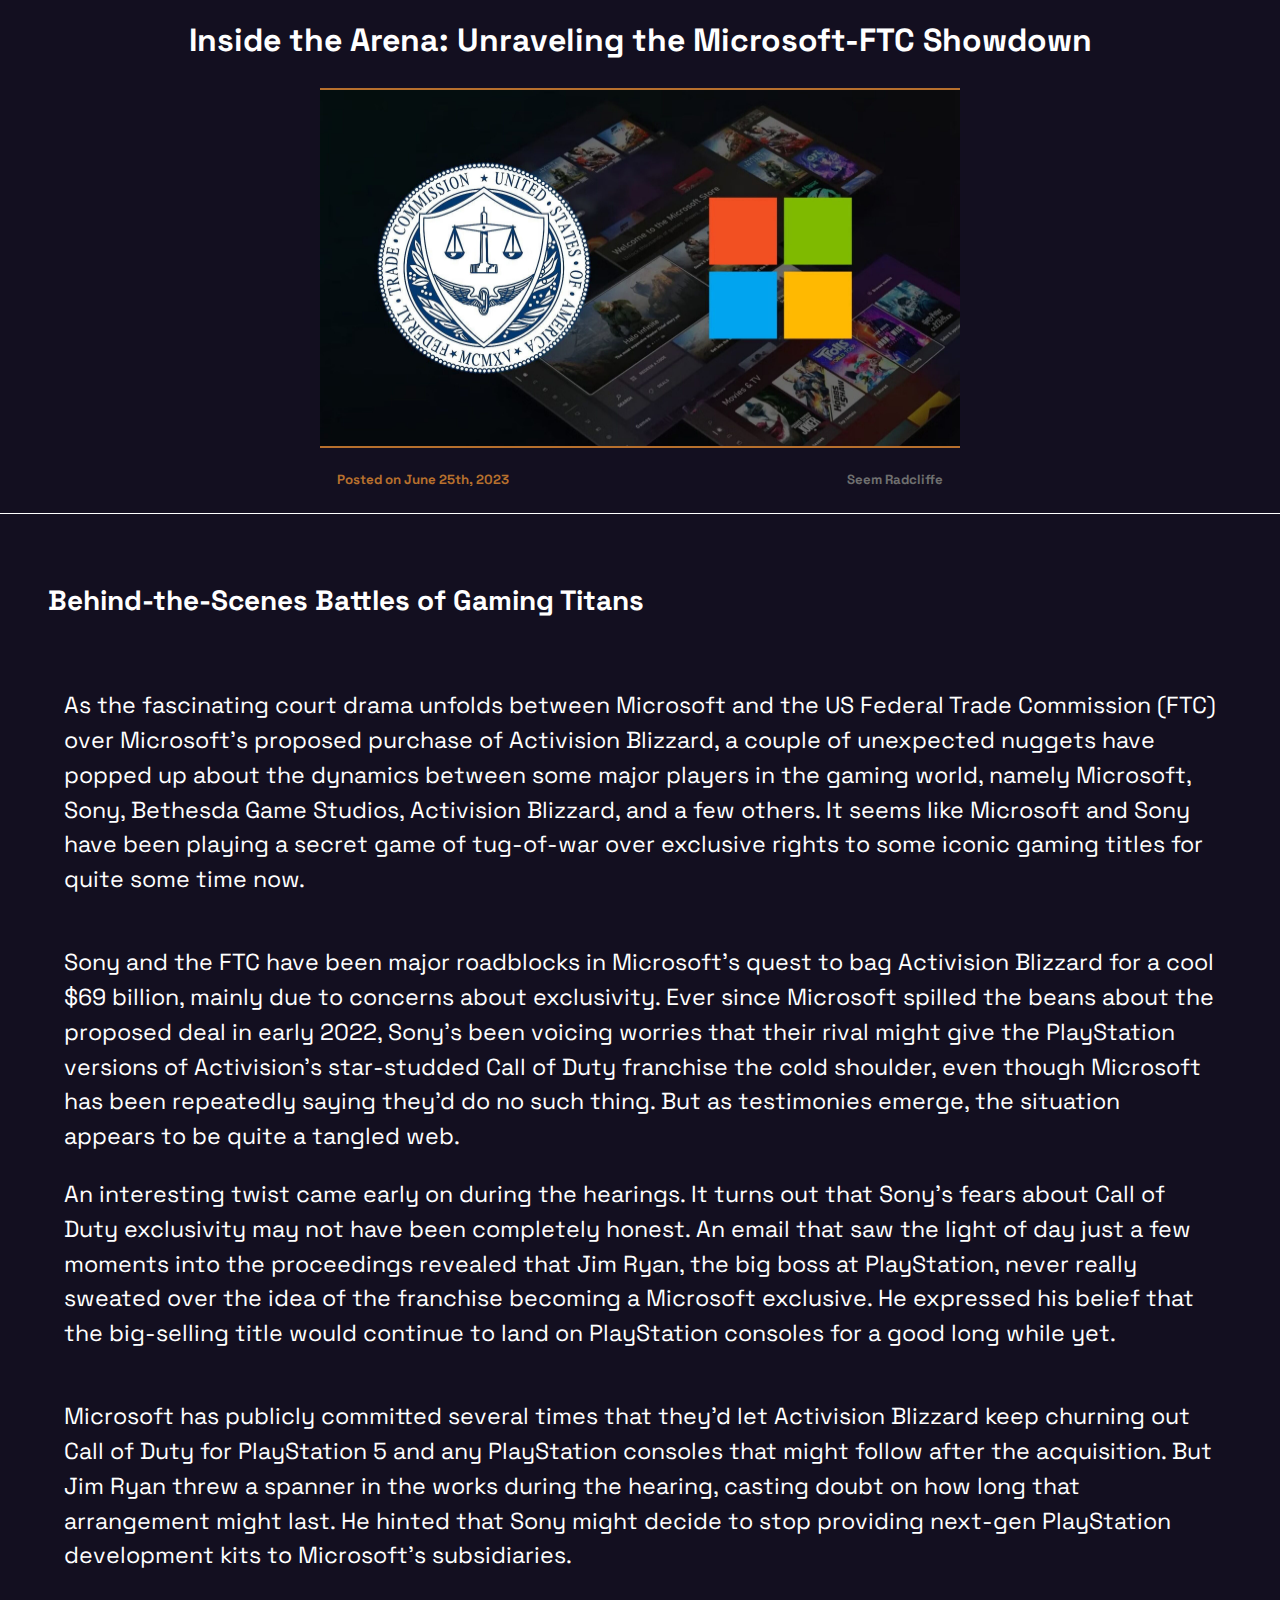
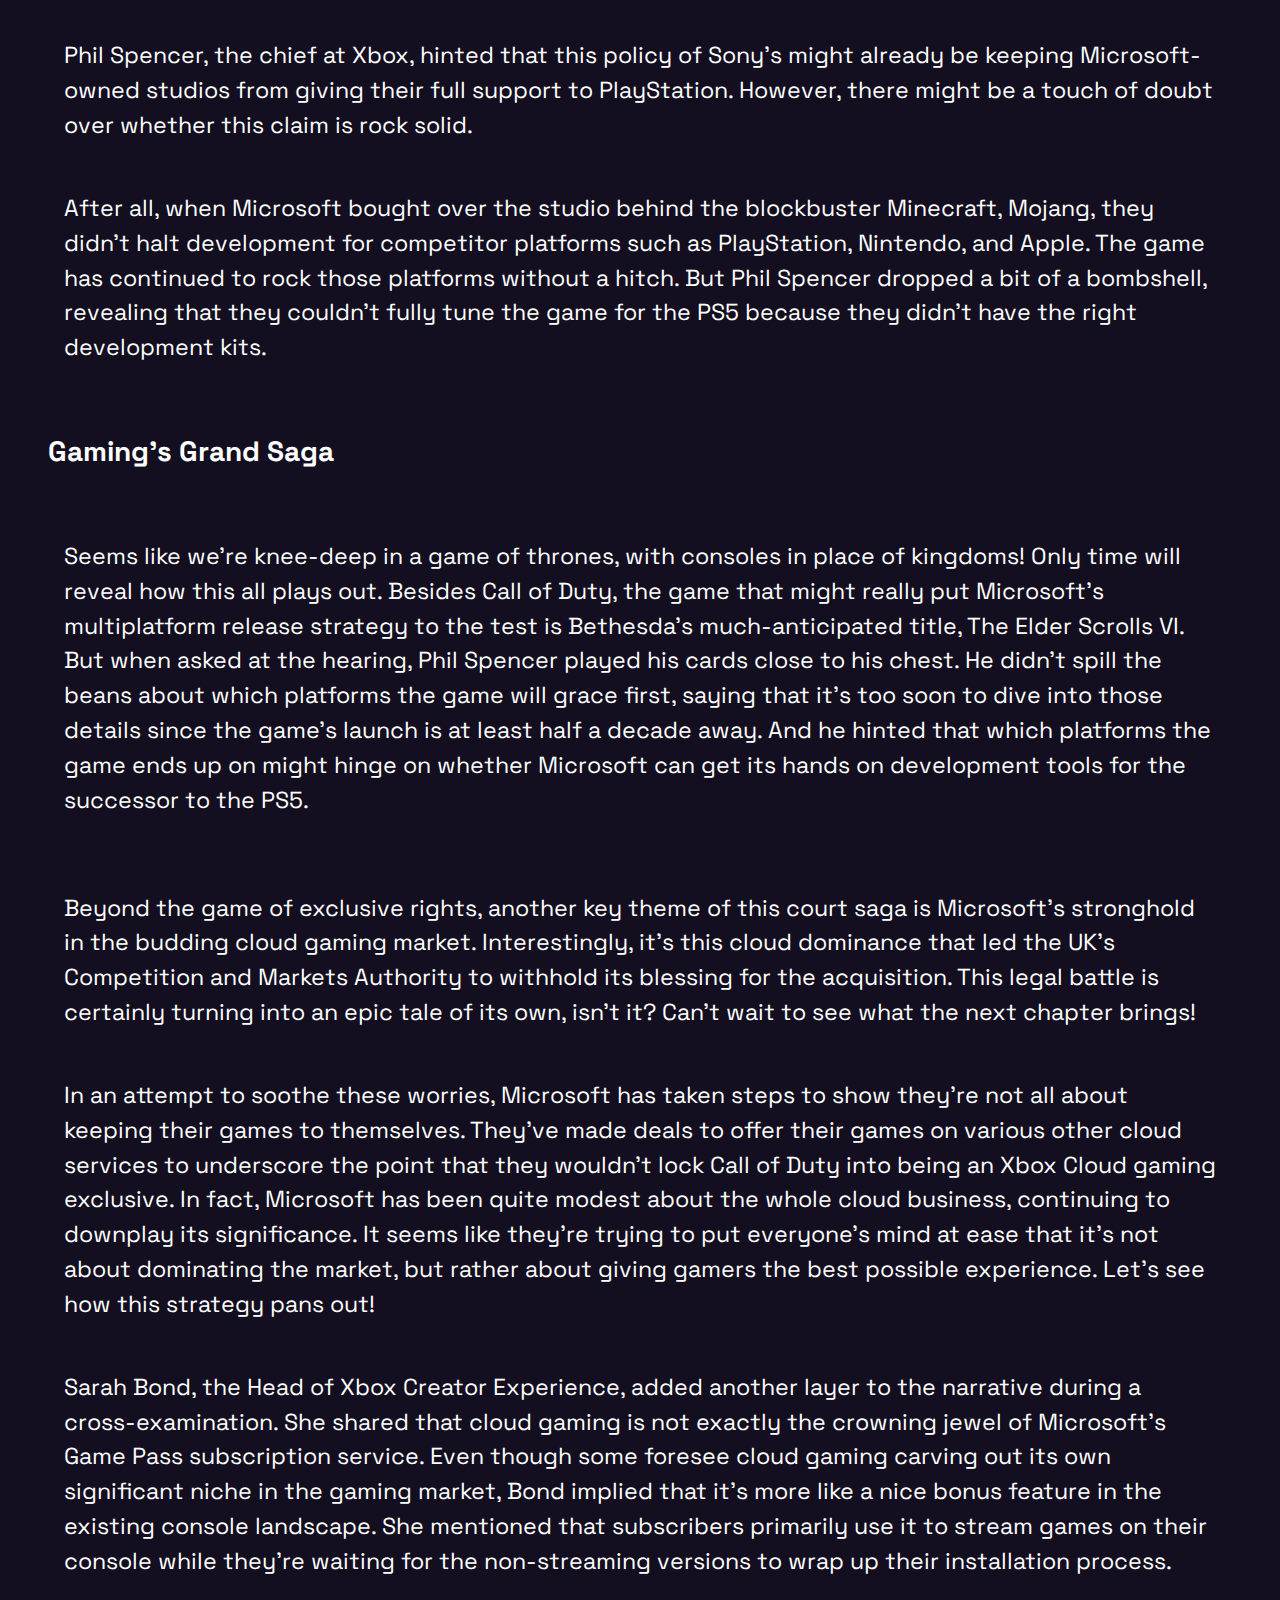
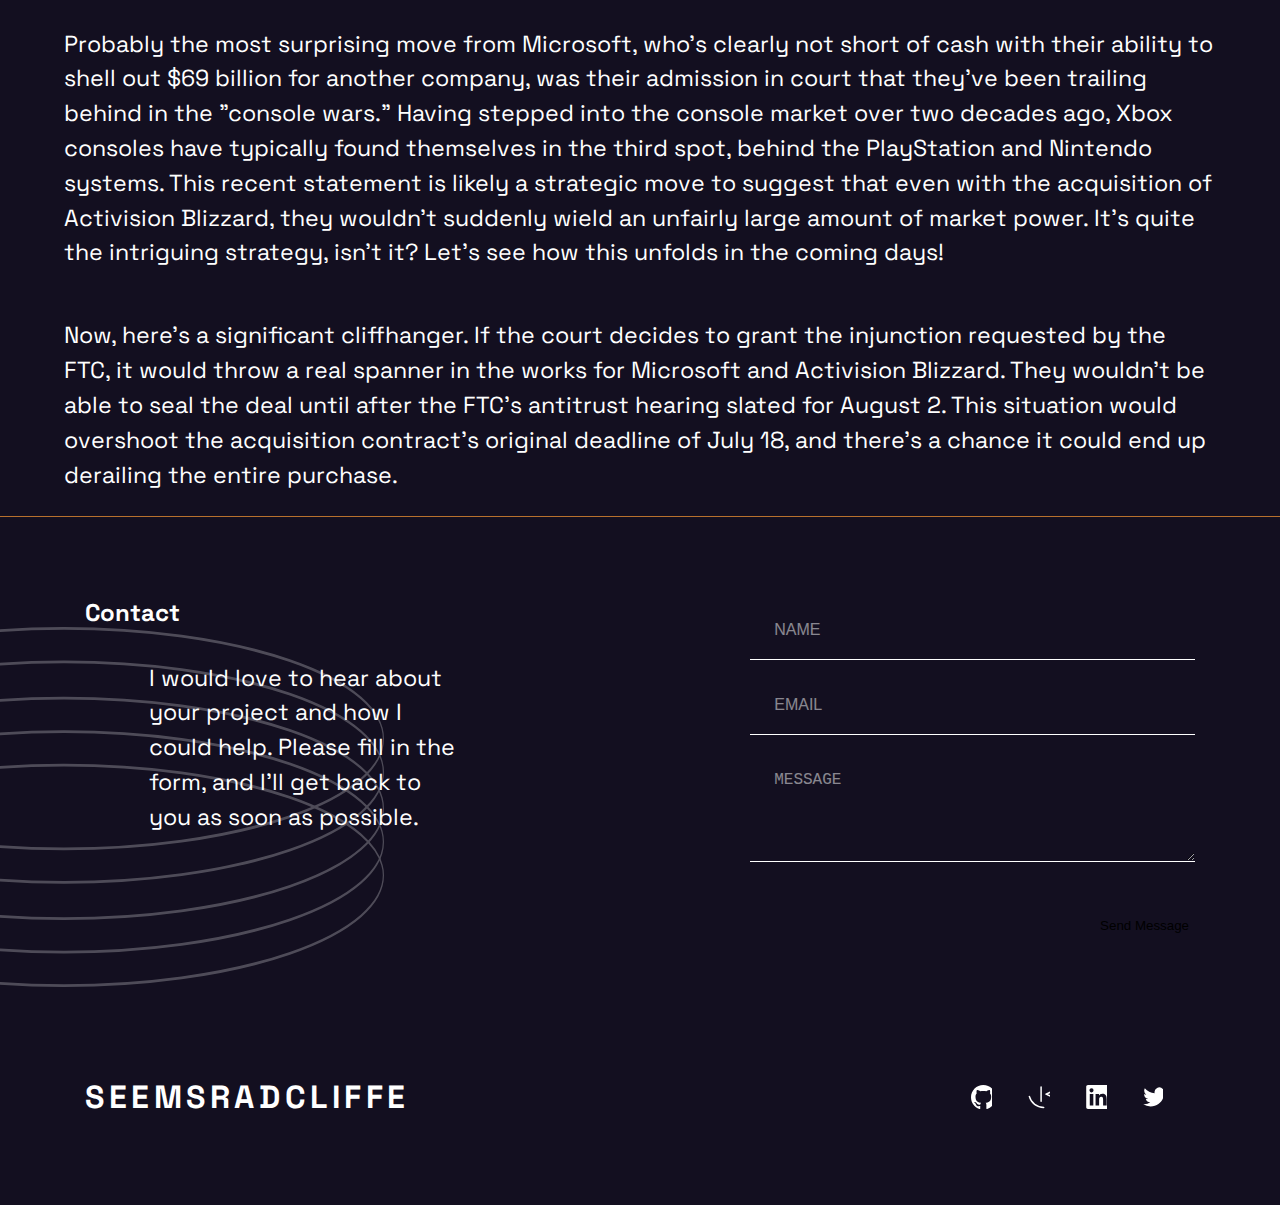
<file: src/blogpost.html>
<!DOCTYPE html>
<html lang="en">
<head>
  <meta charset="UTF-8">
  <meta http-equiv="X-UA-Compatible" content="IE=edge">
  <meta name="viewport" content="width=device-width, initial-scale=1.0">
  <link rel="stylesheet" href="/src/css/style.css">
  <link rel="stylesheet" href="/src/css/blogpost.css">
  <link href="https://fonts.googleapis.com/css2?family=Space+Grotesk:wght@500;700&display=swap" rel="stylesheet">

  <title></title>
</head>
<body>
  <h3 class="Post-title">Inside the Arena: Unraveling the Microsoft-FTC Showdown</h3>
  <img class="Post-image" src="/src/assets/images/blog_imgs/bgtest.jpeg" alt="">
  <div class="flex">
    <h5 class="Post-posted golden-date">Posted on June 25th, 2023</h5>
    <h5>Seem Radcliffe</h5>
  </div>
  <h6>Behind-the-Scenes Battles of Gaming Titans</h6>
  <p class="Post-paragraph">As the fascinating court drama unfolds between Microsoft and the US Federal Trade Commission (FTC) over Microsoft's proposed purchase of Activision Blizzard, a couple of unexpected nuggets have popped up about the dynamics between some major players in the gaming world, namely Microsoft, Sony, Bethesda Game Studios, Activision Blizzard, and a few others. It seems like Microsoft and Sony have been playing a secret game of tug-of-war over exclusive rights to some iconic gaming titles for quite some time now.

  </p>
  <br>
  <p class="Post-paragraph">Sony and the FTC have been major roadblocks in Microsoft's quest to bag Activision Blizzard for a cool $69 billion, mainly due to concerns about exclusivity. Ever since Microsoft spilled the beans about the proposed deal in early 2022, Sony's been voicing worries that their rival might give the PlayStation versions of Activision's star-studded Call of Duty franchise the cold shoulder, even though Microsoft has been repeatedly saying they'd do no such thing. But as testimonies emerge, the situation appears to be quite a tangled web.</p>
  <p class="Post-paragraph">
    An interesting twist came early on during the hearings. It turns out that Sony's fears about Call of Duty exclusivity may not have been completely honest. An email that saw the light of day just a few moments into the proceedings revealed that Jim Ryan, the big boss at PlayStation, never really sweated over the idea of the franchise becoming a Microsoft exclusive. He expressed his belief that the big-selling title would continue to land on PlayStation consoles for a good long while yet.
    
  </p>
  <br>
  <p class="Post-paragraph">Microsoft has publicly committed several times that they'd let Activision Blizzard keep churning out Call of Duty for PlayStation 5 and any PlayStation consoles that might follow after the acquisition. But Jim Ryan threw a spanner in the works during the hearing, casting doubt on how long that arrangement might last. He hinted that Sony might decide to stop providing next-gen PlayStation development kits to Microsoft's subsidiaries.</p>

  <h6></h6>

  
  <p class="Post-paragraph">Phil Spencer, the chief at Xbox, hinted that this policy of Sony's might already be keeping Microsoft-owned studios from giving their full support to PlayStation. However, there might be a touch of doubt over whether this claim is rock solid.</p>
  <br>
  <p class="Post-paragraph">After all, when Microsoft bought over the studio behind the blockbuster Minecraft, Mojang, they didn't halt development for competitor platforms such as PlayStation, Nintendo, and Apple. The game has continued to rock those platforms without a hitch. But Phil Spencer dropped a bit of a bombshell, revealing that they couldn't fully tune the game for the PS5 because they didn't have the right development kits.</p>
  <h6>Gaming's Grand Saga</h6>
  <p class="border Post-paragraph">Seems like we're knee-deep in a game of thrones, with consoles in place of kingdoms! Only time will reveal how this all plays out. Besides Call of Duty, the game that might really put Microsoft's multiplatform release strategy to the test is Bethesda's much-anticipated title, The Elder Scrolls VI. But when asked at the hearing, Phil Spencer played his cards close to his chest. He didn't spill the beans about which platforms the game will grace first, saying that it's too soon to dive into those details since the game's launch is at least half a decade away. And he hinted that which platforms the game ends up on might hinge on whether Microsoft can get its hands on development tools for the successor to the PS5.</p>
  
  <p class="Post-paragraph">Beyond the game of exclusive rights, another key theme of this court saga is Microsoft's stronghold in the budding cloud gaming market. Interestingly, it's this cloud dominance that led the UK's Competition and Markets Authority to withhold its blessing for the acquisition. This legal battle is certainly turning into an epic tale of its own, isn't it? Can't wait to see what the next chapter brings!</p>
  <br>
  <p class="Post-paragraph"> In an attempt to soothe these worries, Microsoft has taken steps to show they're not all about keeping their games to themselves. They've made deals to offer their games on various other cloud services to underscore the point that they wouldn't lock Call of Duty into being an Xbox Cloud gaming exclusive. In fact, Microsoft has been quite modest about the whole cloud business, continuing to downplay its significance. It seems like they're trying to put everyone's mind at ease that it's not about dominating the market, but rather about giving gamers the best possible experience. Let's see how this strategy pans out!</p>
  <br>
  <p class="Post-paragraph">Sarah Bond, the Head of Xbox Creator Experience, added another layer to the narrative during a cross-examination. She shared that cloud gaming is not exactly the crowning jewel of Microsoft's Game Pass subscription service. Even though some foresee cloud gaming carving out its own significant niche in the gaming market, Bond implied that it's more like a nice bonus feature in the existing console landscape. She mentioned that subscribers primarily use it to stream games on their console while they're waiting for the non-streaming versions to wrap up their installation process.</p>
  <br>
  <p class="Post-paragraph">Probably the most surprising move from Microsoft, who's clearly not short of cash with their ability to shell out $69 billion for another company, was their admission in court that they've been trailing behind in the "console wars." Having stepped into the console market over two decades ago, Xbox consoles have typically found themselves in the third spot, behind the PlayStation and Nintendo systems. This recent statement is likely a strategic move to suggest that even with the acquisition of Activision Blizzard, they wouldn't suddenly wield an unfairly large amount of market power. It's quite the intriguing strategy, isn't it? Let's see how this unfolds in the coming days!</p>
  <br>
  <p class="Post-paragraph">Now, here's a significant cliffhanger. If the court decides to grant the injunction requested by the FTC, it would throw a real spanner in the works for Microsoft and Activision Blizzard. They wouldn't be able to seal the deal until after the FTC's antitrust hearing slated for August 2. This situation would overshoot the acquisition contract's original deadline of July 18, and there's a chance it could end up derailing the entire purchase.</p>

  <section id="contact" class="contact bg-less-dark">
    <div class="wrapper contact__wrapper bottom-border">
      <div class="contact__text">
        <h2 class="contact__headline header-xl">Contact</h2>
        <p class="contact__description">
          I would love to hear about your project and how I could help.
          Please fill in the form, and I'll get back to you as soon as
          possible.
        </p>
      </div>
      <form action="" class="contact__form">
        <div class="contact__control">
          <label for="name" class="visually-hidden">Name</label>
          <input
            type="text"
            id="name"
            name="name"
            placeholder="Name"
            required
          />
          <img
            src="../src/assets/images/icon_invalid.svg"
            alt=""
            class="contact__invalid-icon"
            width="24"
            height="24"
          />
        </div>
        <div class="contact__control">
          <label for="email" class="visually-hidden">Email</label>
          <input
            type="email"
            id="email"
            name="email"
            placeholder="Email"
            required
          />
          <img
            src="../src/assets/images/icon_invalid.svg"
            alt=""
            class="contact__invalid-icon"
            width="24"
            height="24"
          />
        </div>
        <div class="contact__control">
          <label for="message" class="visually-hidden">Message</label>
          <textarea
            name="message"
            id="message"
            cols="30"
            rows="3"
            placeholder="Message"
            required
          ></textarea>
          <img
            src="../src/assets/images/icon_invalid.svg"
            alt=""
            class="contact__invalid-icon"
            width="24"
            height="24"
          />
        </div>
        <div class="contact__control align-right">
          <button type="submit">Send Message</button>
        </div>
      </form>
    </div>
    <img
      class="contact__rings"
      src="../src/assets/images/pattern_rings.svg"
      alt=""
      width="530"
      height="129"
    />
  </section>
</main>

<footer class="footer bg-less-dark">
  <h2 class="visually-hidden">Footer</h2>
  <div class="wrapper">
    <nav class="header__nav">
      <h2 class="visually-hidden">Navigation</h2>
      <a href="/src/index.html" class="header__home">
        seemsradcliffe
        <span class="visually-hidden">(to home page)</span>
      </a>
      <a href="" class="header__social">
        <svg
          xmlns="http://www.w3.org/2000/svg"
          width="25"
          height="24"
          aria-labelledby="socialGitHub"
          role="img"
        >
          <title id="socialGitHub">GitHub</title>
          <path
            fill="#FFF"
            fill-rule="evenodd"
            d="M12.304 0C5.506 0 0 5.506 0 12.304c0 5.444 3.522 10.042 8.413 11.672.615.108.845-.261.845-.584 0-.292-.015-1.261-.015-2.291-3.091.569-3.891-.754-4.137-1.446-.138-.354-.738-1.446-1.261-1.738-.43-.23-1.046-.8-.016-.815.97-.015 1.661.892 1.892 1.261 1.107 1.86 2.876 1.338 3.584 1.015.107-.8.43-1.338.784-1.646-2.738-.307-5.598-1.368-5.598-6.074 0-1.338.477-2.446 1.26-3.307-.122-.308-.553-1.569.124-3.26 0 0 1.03-.323 3.383 1.26.985-.276 2.03-.415 3.076-.415 1.046 0 2.092.139 3.076.416 2.353-1.6 3.384-1.261 3.384-1.261.676 1.691.246 2.952.123 3.26.784.861 1.26 1.953 1.26 3.307 0 4.721-2.875 5.767-5.613 6.074.446.385.83 1.123.83 2.277 0 1.645-.015 2.968-.015 3.383 0 .323.231.708.846.584a12.324 12.324 0 0 0 8.382-11.672C24.607 5.506 19.101 0 12.304 0Z"
          />
        </svg>
      </a>
      <a href="" class="header__social">
        <svg
          xmlns="http://www.w3.org/2000/svg"
          width="26"
          height="23"
          aria-labelledby="socialFrontendMentor"
          role="img"
        >
          <title id="socialFrontendMentor">Frontend Mentor</title>
          <path
            fill="#FFF"
            d="M13.084.23a.751.751 0 0 0-.736.75v14.267a.75.75 0 1 0 1.5 0V.98a.75.75 0 0 0-.763-.75ZM24.44 4.504a.752.752 0 0 0-.284.064l-6.44 2.875a.752.752 0 0 0 0 1.37l6.44 2.884a.75.75 0 0 0 .612-1.369L19.861 8.13l4.907-2.191a.753.753 0 0 0 .38-.99.752.752 0 0 0-.708-.444ZM1.371 9.663a.752.752 0 0 0-.74.938C2.41 17.447 8.603 22.23 15.685 22.23a.75.75 0 1 0 0-1.501A14.053 14.053 0 0 1 2.083 10.225a.75.75 0 0 0-.712-.561v-.001Z"
          />
        </svg>
      </a>
      <a href="" class="header__social">
        <svg
          xmlns="http://www.w3.org/2000/svg"
          width="25"
          height="24"
          aria-labelledby="socialLinkedIn"
          role="img"
        >
          <title id="socialLinkedIn">LinkedIn</title>
          <path
            fill="#FFF"
            fill-rule="evenodd"
            d="M5.551 3.304c-1.14 0-2.067.926-2.067 2.064 0 1.14.928 2.066 2.067 2.066a2.066 2.066 0 0 0 0-4.13ZM3.767 8.998v11.453h3.562L7.33 8.998H3.767Zm5.798 0V20.45l3.554.002.002-5.668c0-1.454.253-2.941 2.132-2.941 1.851 0 1.851 1.755 1.851 3.036v5.571l3.559-.001v-6.28c0-2.834-.517-5.457-4.27-5.457-1.763 0-2.916.997-3.368 1.85h-.05V8.997h-3.41ZM22.435 24H1.982c-.976 0-1.77-.777-1.77-1.732V1.731C.212.776 1.006 0 1.982 0h20.453c.98 0 1.777.776 1.777 1.73v20.538c0 .955-.797 1.732-1.777 1.732Z"
          />
        </svg>
      </a>
      <a href="" class="header__social">
        <svg
          xmlns="http://www.w3.org/2000/svg"
          width="24"
          height="20"
          aria-labelledby="socialTwitter"
          role="img"
        >
          <title id="socialTwitter">Twitter</title>
          <path
            fill="#FFF"
            d="M23.492 2.705a9.563 9.563 0 0 1-2.742.751 4.788 4.788 0 0 0 2.1-2.643 9.536 9.536 0 0 1-3.033 1.159 4.778 4.778 0 0 0-8.14 4.357 13.564 13.564 0 0 1-9.844-4.99 4.774 4.774 0 0 0-.646 2.4 4.778 4.778 0 0 0 2.124 3.977 4.765 4.765 0 0 1-2.163-.598v.061a4.778 4.778 0 0 0 3.832 4.684 4.812 4.812 0 0 1-2.158.082 4.78 4.78 0 0 0 4.462 3.316 9.584 9.584 0 0 1-5.932 2.045c-.38 0-.762-.022-1.14-.067a13.508 13.508 0 0 0 7.32 2.146c8.787 0 13.59-7.277 13.59-13.589 0-.205-.004-.412-.013-.617a9.71 9.71 0 0 0 2.381-2.471l.002-.003Z"
          />
        </svg>
      </a>
    </nav>
  </div>
</footer>
</body>
</html>
</file>
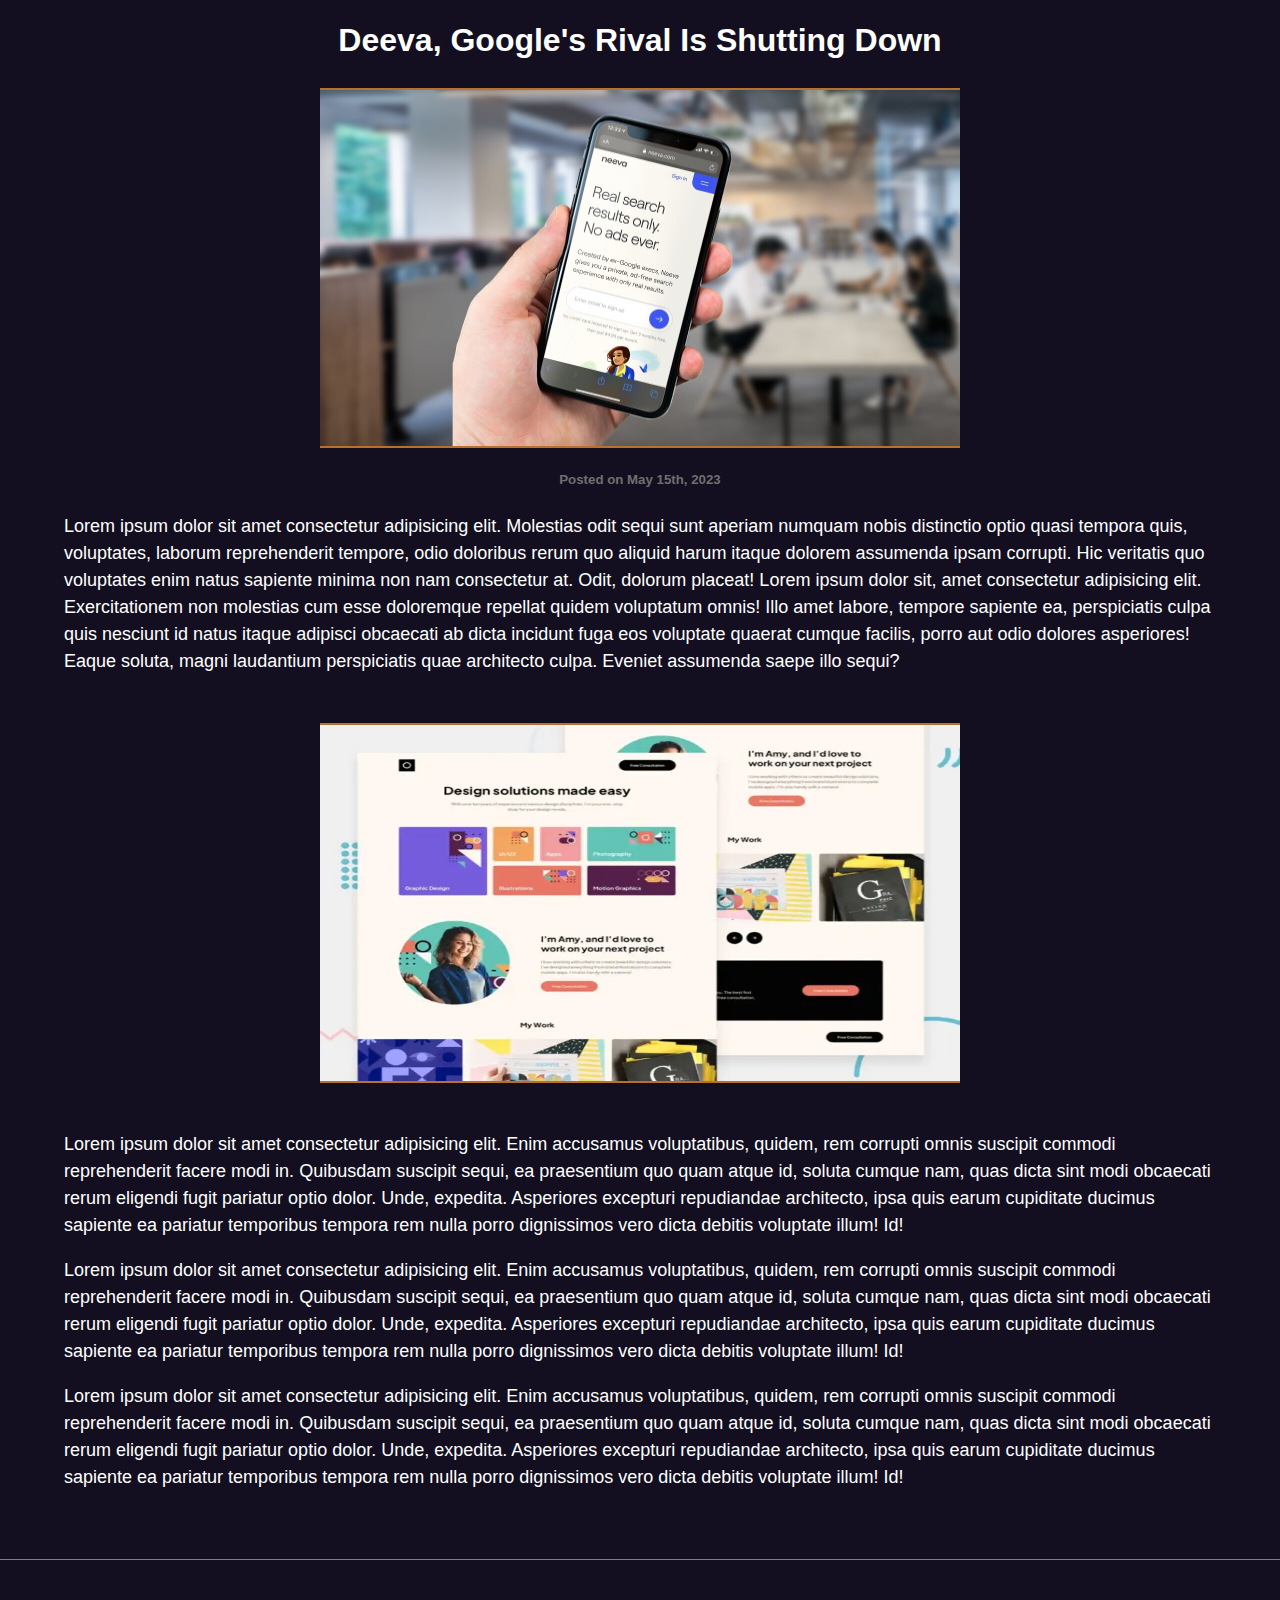
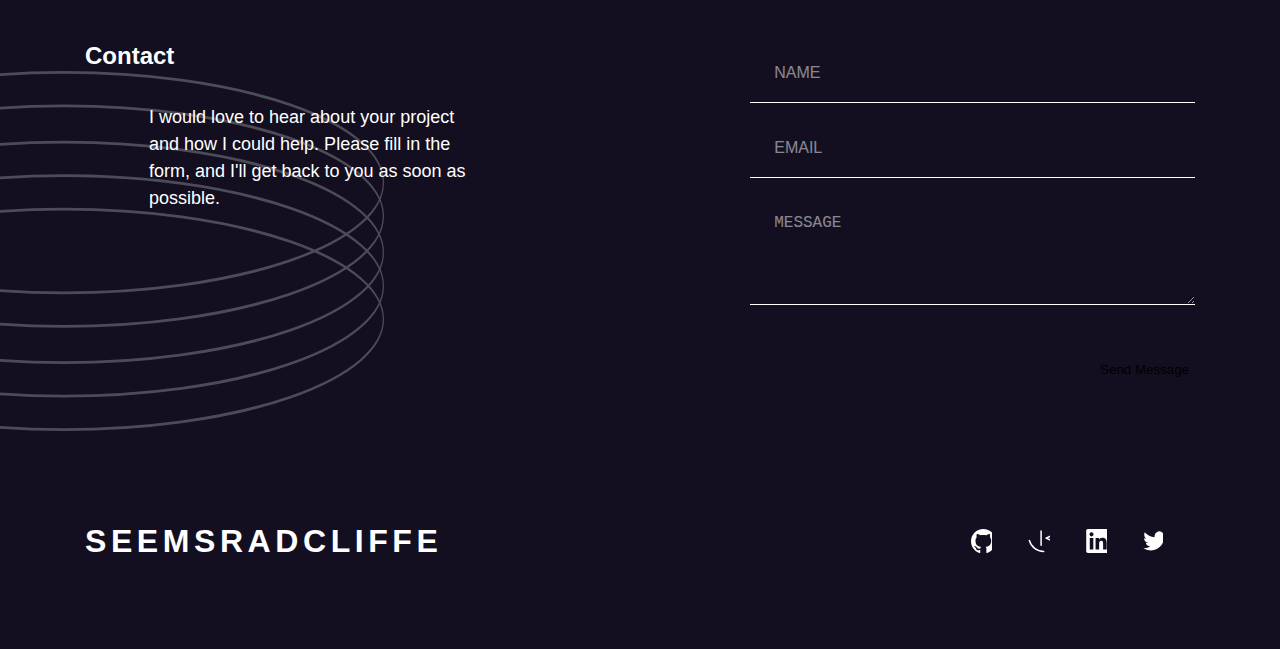
<file: src/blogpost2.html>
<!DOCTYPE html>
<html lang="en">
<head>
  <meta charset="UTF-8">
  <meta http-equiv="X-UA-Compatible" content="IE=edge">
  <meta name="viewport" content="width=device-width, initial-scale=1.0">
  <link rel="stylesheet" href="/src/css/blogpost.css">
  <link rel="stylesheet" href="/src/css/style.css">
  <title>Document</title>
</head>
<body>
  <h3>Deeva, Google's Rival Is Shutting Down</h3>
  <img src="/src/assets/images/neeva.JPG" alt="">
  <h5>Posted on May 15th, 2023</h5>
  <p>Lorem ipsum dolor sit amet consectetur adipisicing elit. Molestias odit sequi sunt aperiam numquam nobis distinctio optio quasi tempora quis, voluptates, laborum reprehenderit tempore, odio doloribus rerum quo aliquid harum itaque dolorem assumenda ipsam corrupti. Hic veritatis quo voluptates enim natus sapiente minima non nam consectetur at. Odit, dolorum placeat!

  Lorem ipsum dolor sit, amet consectetur adipisicing elit. Exercitationem non molestias cum esse doloremque repellat quidem voluptatum omnis! Illo amet labore, tempore sapiente ea, perspiciatis culpa quis nesciunt id natus itaque adipisci obcaecati ab dicta incidunt fuga eos voluptate quaerat cumque facilis, porro aut odio dolores asperiores! Eaque soluta, magni laudantium perspiciatis quae architecto culpa. Eveniet assumenda saepe illo sequi?
  </p>

  <img class="top_bottom" src="/src/assets/images/thumbnail-project-1-small.webp" alt="">
  <p class="">Lorem ipsum dolor sit amet consectetur adipisicing elit. Enim accusamus voluptatibus, quidem, rem corrupti omnis suscipit commodi reprehenderit facere modi in. Quibusdam suscipit sequi, ea praesentium quo quam atque id, soluta cumque nam, quas dicta sint modi obcaecati rerum eligendi fugit pariatur optio dolor. Unde, expedita. Asperiores excepturi repudiandae architecto, ipsa quis earum cupiditate ducimus sapiente ea pariatur temporibus tempora rem nulla porro dignissimos vero dicta debitis voluptate illum! Id!</p>
  <p class="">Lorem ipsum dolor sit amet consectetur adipisicing elit. Enim accusamus voluptatibus, quidem, rem corrupti omnis suscipit commodi reprehenderit facere modi in. Quibusdam suscipit sequi, ea praesentium quo quam atque id, soluta cumque nam, quas dicta sint modi obcaecati rerum eligendi fugit pariatur optio dolor. Unde, expedita. Asperiores excepturi repudiandae architecto, ipsa quis earum cupiditate ducimus sapiente ea pariatur temporibus tempora rem nulla porro dignissimos vero dicta debitis voluptate illum! Id!</p>
  <p class="border">Lorem ipsum dolor sit amet consectetur adipisicing elit. Enim accusamus voluptatibus, quidem, rem corrupti omnis suscipit commodi reprehenderit facere modi in. Quibusdam suscipit sequi, ea praesentium quo quam atque id, soluta cumque nam, quas dicta sint modi obcaecati rerum eligendi fugit pariatur optio dolor. Unde, expedita. Asperiores excepturi repudiandae architecto, ipsa quis earum cupiditate ducimus sapiente ea pariatur temporibus tempora rem nulla porro dignissimos vero dicta debitis voluptate illum! Id!</p>

  <section id="contact" class="contact bg-less-dark">
    <div class="wrapper contact__wrapper bottom-border">
      <div class="contact__text">
        <h2 class="contact__headline header-xl">Contact</h2>
        <p class="contact__description">
          I would love to hear about your project and how I could help.
          Please fill in the form, and I'll get back to you as soon as
          possible.
        </p>
      </div>
      <form action="" class="contact__form">
        <div class="contact__control">
          <label for="name" class="visually-hidden">Name</label>
          <input
            type="text"
            id="name"
            name="name"
            placeholder="Name"
            required
          />
          <img
            src="../src/assets/images/icon_invalid.svg"
            alt=""
            class="contact__invalid-icon"
            width="24"
            height="24"
          />
        </div>
        <div class="contact__control">
          <label for="email" class="visually-hidden">Email</label>
          <input
            type="email"
            id="email"
            name="email"
            placeholder="Email"
            required
          />
          <img
            src="../src/assets/images/icon_invalid.svg"
            alt=""
            class="contact__invalid-icon"
            width="24"
            height="24"
          />
        </div>
        <div class="contact__control">
          <label for="message" class="visually-hidden">Message</label>
          <textarea
            name="message"
            id="message"
            cols="30"
            rows="3"
            placeholder="Message"
            required
          ></textarea>
          <img
            src="../src/assets/images/icon_invalid.svg"
            alt=""
            class="contact__invalid-icon"
            width="24"
            height="24"
          />
        </div>
        <div class="contact__control align-right">
          <button type="submit">Send Message</button>
        </div>
      </form>
    </div>
    <img
      class="contact__rings"
      src="../src/assets/images/pattern_rings.svg"
      alt=""
      width="530"
      height="129"
    />
  </section>
</main>

<footer class="footer bg-less-dark">
  <h2 class="visually-hidden">Footer</h2>
  <div class="wrapper">
    <nav class="header__nav">
      <h2 class="visually-hidden">Navigation</h2>
      <a href="/src/index.html" class="header__home">
        seemsradcliffe
        <span class="visually-hidden">(to home page)</span>
      </a>
      <a href="" class="header__social">
        <svg
          xmlns="http://www.w3.org/2000/svg"
          width="25"
          height="24"
          aria-labelledby="socialGitHub"
          role="img"
        >
          <title id="socialGitHub">GitHub</title>
          <path
            fill="#FFF"
            fill-rule="evenodd"
            d="M12.304 0C5.506 0 0 5.506 0 12.304c0 5.444 3.522 10.042 8.413 11.672.615.108.845-.261.845-.584 0-.292-.015-1.261-.015-2.291-3.091.569-3.891-.754-4.137-1.446-.138-.354-.738-1.446-1.261-1.738-.43-.23-1.046-.8-.016-.815.97-.015 1.661.892 1.892 1.261 1.107 1.86 2.876 1.338 3.584 1.015.107-.8.43-1.338.784-1.646-2.738-.307-5.598-1.368-5.598-6.074 0-1.338.477-2.446 1.26-3.307-.122-.308-.553-1.569.124-3.26 0 0 1.03-.323 3.383 1.26.985-.276 2.03-.415 3.076-.415 1.046 0 2.092.139 3.076.416 2.353-1.6 3.384-1.261 3.384-1.261.676 1.691.246 2.952.123 3.26.784.861 1.26 1.953 1.26 3.307 0 4.721-2.875 5.767-5.613 6.074.446.385.83 1.123.83 2.277 0 1.645-.015 2.968-.015 3.383 0 .323.231.708.846.584a12.324 12.324 0 0 0 8.382-11.672C24.607 5.506 19.101 0 12.304 0Z"
          />
        </svg>
      </a>
      <a href="" class="header__social">
        <svg
          xmlns="http://www.w3.org/2000/svg"
          width="26"
          height="23"
          aria-labelledby="socialFrontendMentor"
          role="img"
        >
          <title id="socialFrontendMentor">Frontend Mentor</title>
          <path
            fill="#FFF"
            d="M13.084.23a.751.751 0 0 0-.736.75v14.267a.75.75 0 1 0 1.5 0V.98a.75.75 0 0 0-.763-.75ZM24.44 4.504a.752.752 0 0 0-.284.064l-6.44 2.875a.752.752 0 0 0 0 1.37l6.44 2.884a.75.75 0 0 0 .612-1.369L19.861 8.13l4.907-2.191a.753.753 0 0 0 .38-.99.752.752 0 0 0-.708-.444ZM1.371 9.663a.752.752 0 0 0-.74.938C2.41 17.447 8.603 22.23 15.685 22.23a.75.75 0 1 0 0-1.501A14.053 14.053 0 0 1 2.083 10.225a.75.75 0 0 0-.712-.561v-.001Z"
          />
        </svg>
      </a>
      <a href="" class="header__social">
        <svg
          xmlns="http://www.w3.org/2000/svg"
          width="25"
          height="24"
          aria-labelledby="socialLinkedIn"
          role="img"
        >
          <title id="socialLinkedIn">LinkedIn</title>
          <path
            fill="#FFF"
            fill-rule="evenodd"
            d="M5.551 3.304c-1.14 0-2.067.926-2.067 2.064 0 1.14.928 2.066 2.067 2.066a2.066 2.066 0 0 0 0-4.13ZM3.767 8.998v11.453h3.562L7.33 8.998H3.767Zm5.798 0V20.45l3.554.002.002-5.668c0-1.454.253-2.941 2.132-2.941 1.851 0 1.851 1.755 1.851 3.036v5.571l3.559-.001v-6.28c0-2.834-.517-5.457-4.27-5.457-1.763 0-2.916.997-3.368 1.85h-.05V8.997h-3.41ZM22.435 24H1.982c-.976 0-1.77-.777-1.77-1.732V1.731C.212.776 1.006 0 1.982 0h20.453c.98 0 1.777.776 1.777 1.73v20.538c0 .955-.797 1.732-1.777 1.732Z"
          />
        </svg>
      </a>
      <a href="" class="header__social">
        <svg
          xmlns="http://www.w3.org/2000/svg"
          width="24"
          height="20"
          aria-labelledby="socialTwitter"
          role="img"
        >
          <title id="socialTwitter">Twitter</title>
          <path
            fill="#FFF"
            d="M23.492 2.705a9.563 9.563 0 0 1-2.742.751 4.788 4.788 0 0 0 2.1-2.643 9.536 9.536 0 0 1-3.033 1.159 4.778 4.778 0 0 0-8.14 4.357 13.564 13.564 0 0 1-9.844-4.99 4.774 4.774 0 0 0-.646 2.4 4.778 4.778 0 0 0 2.124 3.977 4.765 4.765 0 0 1-2.163-.598v.061a4.778 4.778 0 0 0 3.832 4.684 4.812 4.812 0 0 1-2.158.082 4.78 4.78 0 0 0 4.462 3.316 9.584 9.584 0 0 1-5.932 2.045c-.38 0-.762-.022-1.14-.067a13.508 13.508 0 0 0 7.32 2.146c8.787 0 13.59-7.277 13.59-13.589 0-.205-.004-.412-.013-.617a9.71 9.71 0 0 0 2.381-2.471l.002-.003Z"
          />
        </svg>
      </a>
    </nav>
  </div>
</footer>
</body>
</html>
</file>
<file: src/css/style.css>
@property --rotate {
  syntax: "<angle>";
  initial-value: 132deg;
  inherits: false;
}

:root {
  --primary-clr: hsl(254, 20%, 44%);
  --secondary-clr: rgb(68, 60, 104);
  --tertiary-clr: hsl(255, 27%, 26%);
  --quarternary-clr: rgb(24, 18, 43);
  --text-color: hsl(258, 100%, 95%);
  --invalid-clr: hsl(7, 100%, 68%);
  --text1: hsl(0, 0%, 100%);
  --text2: hsl(0, 0%, 85%);
  --text-size-18: 1.125rem;
  --text-size-24: 1.5rem;
  --text-size-32: 2rem;
  --text-size-40: 2.5rem;
  --text-size-48: 3rem;
  --text-size-72: 4.5rem;
  --text-size-88: 5.5rem;
  --fs-18: 1.125rem;
  --fs-88: 5.5rem;
  --fs-72: 4.5rem;
  --fs-40: 2.5rem;
  --fs-48: 3rem;
  --fs-36: 2.25rem;
  --fs-32: 2rem;
  --fs-24: 1.5rem;
  --fs-20: 1.25rem;
  --wrapper: 69.375rem;
  --random-number: 0;
  --rotate: 0deg;
  
}

/*44-minutes*/

@import url('https://fonts.googleapis.com/css2?family=Space+Grotesk:wght@500;700&display=swap');

html {
  font-size: 100%;
}

*, *::before, *::after {
  box-sizing: border-box;
  
}

*:focus {
  outline: none;
  border: none;
}

h1, h2, h3, p {
  margin-top: 0;
}

h1, h2, h3 {
  line-height: 1;
}

h1, .heading__xl {
  font-size: 2.5rem;
  font-size: clamp(2.5rem, 0.7rem + 7.68vw, 5.5rem);
  margin-bottom: 24px;
  letter-spacing: -0.028em;
  line-height: 1.1;
}

p {
  line-height: 1.5;
  font-size: 1rem;
  font-size: clamp(1rem, 0.79rem + 0.89vw, 1.125rem);
}



header {
  margin-top: 20px;
  outline: none !important;
}

.header__nav {
  display: flex;
  flex-wrap: wrap;
  justify-content: center;
  text-align: center;
  gap: 20px 25px;
}

.header__social svg {
  background: none;
}

.header__home {
  font-size: 1.5rem;
  font-size: clamp(1.5rem, 1.02rem + 2.04vw, 2rem);
  line-height: 1;
  color: var(--text1);
  text-decoration: none;
  flex: 1 0 100%;
}

.header__social > svg > path {
  transition: fill var(--transition);
}

.header__social:hover > svg > path {
  fill: var(--accent);
}

@media (min-width: 37.5em) {
  .header {
    margin-block-start: 30px;
    /* margin-block-end: 90px; */
  }

  .header__nav {
    justify-content: flex-start;
    align-items: center;
    text-align: left;
    gap: 32px;
  }

  .header__home {
    flex: 0 1 auto;
    margin-inline-end: auto;
  }
}

@media (min-width: 62.5em) {
  .header {
    margin-block-start: 40px;
    margin-block-end: 127px;
  }

  .header__nav {
    padding-right: 30px;
  }
}

body {
  margin: 0;
  box-sizing: inherit;
  overflow-x: hidden !important;
  font-family: 'Space Grotesk', sans-serif;
  font-size: var(--text-size);
  line-height: 1.56;
  background-color: #352f44;
  background-color: var(--quarternary-clr)
  
}

.wrapper {
  width: calc(100% - 2rem);
  max-width: var(--wrapper);
  margin-inline: auto;
}

.hero__image {
  box-shadow: rgba(0, 0, 0, 0.15) 0px 15px 25px, rgba(0, 0, 0, 0.05) 0px 5px 10px;

}

@media screen and (max-width: 37.5em)/*600px*/{
  
  
  .hero__image {
    position: absolute;
    float: left;
    top: 100px !important;
    border-radius: 5px;
  }

  .wrapper {
    /*width: calc(100% - 3.75rem);*/
  }

  .logo__list {
    display: flex;
    position: relative;
    flex-direction: column;
    
    }

  ul {
    margin: 15px 0px 0px 0px !important;
    
  }

  .hero__showcase--container {
    margin-bottom: 350px !important;
  }

  
 
}

/* Header */
.logo__home {
  position: relative;
  color: #fff;
  font-size: clamp(1.5rem, 1.02rem + 2.04vw, 2rem);
  line-height: 1;
  text-decoration: none;
}





.logo__home:hover {
  color: var(--quarternary-clr);
}



.logo__list {
  display: flex;
  justify-content: space-evenly;
  align-items: center;
  color: var(--text-color);
  flex-wrap: wrap;
  
}



ul {
  display: flex;
  width: 11rem;
  justify-content: space-between;
  list-style: none;
  padding: 0;
  
  
}

li {
  
  margin-inline: 2px;
  justify-content: space-between;
  height: 100%;
  align-items: center;
}

a {
  transition: color 250ms ease-in-out;
  color: var(--text-color);
  text-decoration: none;
  align-items: center;
  border-bottom-width: 5px;
  display: inline-block;
  font-size: 1rem;
  font-weight: 700;
  text-transform: uppercase;
  letter-spacing: 0.143em;
  line-height: 1.625;
}

/* Social menu styles */

svg {
  display: block;
  transition: 1.5s;
  


  padding-inline: 2px;
  background-color: hsl(252, 26%, 27%);
}

svg:hover {
  transition: .4s ease;
  scale: 1.2;
  padding: 1px;
  background-color: var(--primary-clr);
  
}

svg:hover path {
  transition: .2s ease;
  fill: var(--text-color);
}

.fb__svg {
  border-radius: 20%;
}


/* Hero showcase section */

.hero__showcase--container {
  margin-inline: auto;
  margin-bottom: 60rem;
  
}

.hero--contact {
  font-size: 1rem;
  text-decoration: none;
  display: inline-block;
  height: 3rem;
  line-height: 1.625;
  letter-spacing: 2.29px; 
  font-weight: 700;
  
  background-size: 8px 2px;
  background-repeat: repeat-x;
  background-position:0 1.85rem;
  overflow: visible;
  text-shadow: 1px 1px 2px rgba(0, 0, 0, 0.4);;
}

.hero--rings {
  position: absolute;
  top: 130px;
  right: 50%;
  z-index: -1;
}

.hero--circle {
  position: absolute;
  top: 254px;
  right: 50px;
  translate: 26%;
}

.underline {
  background-image: linear-gradient(to right, #b7702d 0%, #b7702d 25%, #b7702d 50%, #b7702d 75%, #b7702d 100%);
  background-size: 1px 4px;
  background-repeat: repeat-x;
  background-position:0 1.85rem;
  overflow: visible;
  padding-bottom: 0.625rem;
}




.img__container {
  display: flex;
  width: 100%;
 
}

.hero__image {
  margin: 0 auto;
  position: absolute;
  left: 50%;
  top: 0;
  translate: -50%;
  z-index: 1;
}

.showcase__text {
  text-align: center;
  position: relative;
  top: 335px;
  color: #fff;
  padding-bottom: 60px;
  border-bottom: 1px solid var(--text-color);
  
  
}

.showcase__text p {
  color: var(--text-color);
  padding: 30px 0px;
}

.showcase__text a {
  color: #fff;
}



.showcase__text span {
  display: inline-block;
  border-bottom-left-radius: 40px;
  border-bottom-right-radius: 20px;
  padding-bottom: 4px;
  background-image: linear-gradient(90deg, var(--quarternary-clr) 0%, #b7702d 25%, var(--text-color) 50%, #9c8eff 75%, #000 100%);
  background-size: 200% 4px;
  box-shadow: rgba(0, 0, 0, 0.45) 0px 25px 20px -16px;  
  background-repeat: no-repeat; 
  background-position: 100% 100%;
  animation: slide 3s ease-in-out forwards;
}

@keyframes slide {
  from { background-position: 0% 100%; }
  to { background-position: 100% 100%; }
}


/*test*/




/*test end*/



.hero--headline {
  line-height: 55px;
}

.hero--headline span {
  text-shadow: 2px 2px 4px rgba(0, 0, 0, 0.4);;
}

.hero--description {
  margin-bottom: 1.5rem;
}

.hero--contact {

}


/* Hero section for tablets */
@media  screen and (min-width: 37.5em) {
  .hero--circle {
    right: 28px;
  }

  .showcase__text {
    text-align: left;
    position: absolute;
    z-index: 2;
    width: 35rem;
    transform: translateY(-2.2rem);

  }

  .showcase__text h1 {
    line-height: .95;
    
  }

  .showcase__text p {
    font-size: 1.125rem;
  }

  .logo__list {
    z-index: 3;
  }

  .hero__image {
    position: absolute;
    right: 0;
    z-index: -1;
    translate: 0%;
    
  }

  .hero--headline {
    display: inline-block;
    margin-bottom: 3.75rem;
  }

  .hero--headline span {
    border-radius: 1px;
  }

  .hero--description {
    margin-bottom: 2.125rem;
  }

}

/* HERO SECTION FOR DESKTOP START */
@media (min-width: 62.5em){
  
  .wrapper {
    position: relative;
  }

  .hero__image {
    position: absolute;
    top: 0;
  }

  .hero--rings{
    left: -20%;
  }

  .hero--headline {
    margin-bottom: 4.215rem;
  }

  .hero--headline > br {
    display: none;
  }

  .logo__list ul {
   
   
  }

    .showcase__text {
      display: inline-block;
      transform: translateY(-90px);
    }
  
}
/* HERO SECTION FOR DESKTOP END */

/* Technologies and frameworks used start */
.i__use {
  width: 100%;
  margin: 3px 0px
}

.i__use > p {
  font-size: 1rem;
  font-weight: bold;
  text-transform: uppercase;
  position: relative;
  display: block;
  color: #fff;
  line-height: 1.625;
  letter-spacing: 1.29px; 
  font-weight: 700;
  text-align: center;
  text-shadow: 1px 2px rgba(0, 0, 0, 0.4);
}



/* Technologies and frameworks used end */

/* SKILL SET SECTION START (MOBILE) */
.skill__set--container {
  position: relative;
  overflow: hidden;
  width: 100vw;
  background-size: cover;
  z-index: 1;
}

.skill__set--container:before {
  content: "";
  position: absolute;
  top: 0;
  left: 0;
  inset: 0;
  z-index: -1;
  width: 100%;
  height: 100%;
   background-image: radial-gradient(ellipse at top, hsl(252, 26%, 27%) 0%, hsl(251, 27%, 16%) 20%, hsl(255, 45%, 12%) 40%, hsl(253, 60%, 9%) 60%); 
  
  
  background-size: cover;
}

.skill__set {
  position: relative;
  z-index: 1;
  padding: 50px;
  border-top: 2px solid var(--secondary-clr);
  border-bottom: 2px solid var(--secondary-clr);
}

.skill__set article {
  /* display: flex;
  flex-direction: column; */
  text-align: center;
  flex-wrap: wrap;
  justify-content: space-between;
  max-width: 800px;
  margin: 0 auto;
  
}

@media screen and (min-width:600px){
  .skill__set article {
    display: grid;
    align-items: center;
  }
}

.skill__set p {
  font-size: 22px;
  letter-spacing: 2px;
  font-weight: bold;
  line-height: 3;
  color: #FFF;
  text-shadow: 1px 1px 2px rgba(0, 0, 0, 0.4);
  margin: 0;
}

/* Stars */
.stars {
  position: absolute;
  top: 0;
  left: 0;
  width: 100%;
  height: 100%;
}

.star {
  position: absolute;
  background: #FFF;
  border-radius: 50%;
  pointer-events: none;
}

.star:nth-of-type(1) {
  top: 10%;
  left: 20%;
  width: 2px;
  height: 2px;
  animation: starAnim 100s linear infinite;
}

.star:nth-of-type(2) {
  top: 20%;
  left: 70%;
  width: 3px;
  height: 3px;
  animation: starAnim 150s linear infinite;
}

.star:nth-of-type(3) {
  top: 30%;
  left: 50%;
  width: 1px;
  height: 1px;
  animation: starAnim 50s linear infinite;
}

.star:nth-of-type(n+4) {
  width: 1px;
  height: 1px;
  background: #FFF;
  animation: starAnim 100s linear infinite;
}


@keyframes starAnim {
  from {
    transform: translateY(0);
  }
  to {
    transform: translateY(-100vh);
  }
}

.Javascript > img {
  color: transparent;
  -webkit-text-stroke: .6px #F7DF1E;
  height: 55px;
  width: 60px;
  border-radius: 10px;
  box-shadow: 0 0 20px rgba(255, 255, 0, 0.5); /* Yellow glow */
  
}


.DartSaSS > img {
  color: transparent;
  -webkit-text-stroke: .6px #cd6779;
  height: 55px;
  width: 60px;
  filter: drop-shadow(0px 0px 5px #ff69b4);
  margin-top: 10px;
  

}


.Bootstrap > img {
  
  color: transparent;
  -webkit-text-stroke: .6px #007bff;
  height: 55px;
  width: 60px;
  filter: drop-shadow(0 0 1px #7952b3) drop-shadow(0 0 9px #7952b3);
  margin-top: 10px;
  

}

.React > img {
  height: 55px;
  width: 60px;
  filter: drop-shadow(0 0 5px #61dafb);
  margin-top: 10px;
  
}

.Tailwind > img {
  height: 55px;
  width: 60px;
  filter: drop-shadow(0px 0px 5px #38b2ac);
  margin-top: 10px;
}

.Adobe > img {
  height: 55px;
  width: 60px;
  box-shadow: 0 0 20px rgba(133, 63, 114, 0.5);
  border-radius: 10px;
  margin-top: 10px;
}

.Photoshop > img {
  height: 55px;
  width: 60px;
  box-shadow: 0 0 20px rgba(35, 69, 96, 0.5);
  border-radius: 10px;
  margin: 10px;
}

/* POPIN Styles start */

.Javascript {
  position: relative;
  top: -100px;
}
.DartSaSS {
  position: relative;
  top: -200px;
}
.Bootstrap {
  position: relative;
  top: -300px;
}
.React {
  position: relative;
  top: -400px;
}
.Tailwind {
  position: relative;
  top: -500px;
}
.Adobe {
  position: relative;
  top: -600px;
}
.Photoshop {
  position: relative;
  top: -700px;
}

/* Set animation for each image to pop-in from top to bottom */
.Javascript {
  animation: javascript-pop-in 2s ease 0s 1 normal forwards;
}
.DartSaSS {
  animation: dartsass-pop-in 3s ease 0.2s 1 normal forwards;
}
.Bootstrap {
  animation: bootstrap-pop-in 4s ease 0.4s 1 normal forwards;
}
.React {
  animation: react-pop-in 5s ease 0.6s 1 normal forwards;
}
.Tailwind {
  animation: tailwind-pop-in 6s ease 0.8s 1 normal forwards;
}
.Adobe {
  animation: adobe-pop-in 7s ease 1s 1 normal forwards;
}
.Photoshop {
  animation: photoshop-pop-in 8s ease 1.2s 1 normal forwards;
}




/* Set keyframe for each animation */
@keyframes javascript-pop-in {
  0% {
    opacity: 0;
    top: -100px;
  }
  100% {
    opacity: 1;
    top: 0;
  }
}

@keyframes dartsass-pop-in {
  0% {
    opacity: 0;
    top: -200px;
  }
  100% {
    opacity: 1;
    top: 0;
  }
}

@keyframes bootstrap-pop-in {
  0% {
    opacity: 0;
    top: -300px;
  }
  100% {
    opacity: 1;
    top: 0;
  }
}

@keyframes react-pop-in {
  0% {
    opacity: 0;
    top: -400px;
  }
  100% {
    opacity: 1;
    top: 0;
  }
}

@keyframes tailwind-pop-in {
  0% {
    opacity: 0;
    top: -500;
  }

  100% {
    opacity: 1;
    top: 0;
  }
}

@keyframes adobe-pop-in {
  0% {
    opacity: 0;
    top: -600;
  }

  100% {
    opacity: 1;
    top: 0;
  }
}

@keyframes photoshop-pop-in {
  0% {
    opacity: 0;
    top: -700;
  }

  100% {
    opacity: 1;
    top: 0;
  }
}



/* POPIN Styles end */




/* SKILL SET SECTION END (MOBILE) */


/* SKILL SET SECTION FOR TABLETS START */

@media  screen and (min-width: 37.5em) {
  article {
    grid-template-columns: repeat(2, 1fr);
  }
  
  article {
    
    grid-template-columns: repeat(3, 1fr);
    align-items: center;
    justify-items: center;
    gap: 2rem;
  }

  .hero__showcase--container {
    margin-bottom: 33rem;
  }

  .skill__set--container {
    margin-top: 2rem;
  }

  .i__use {
    display: inline-block;
    padding: 20% 0px;
    
    position: relative;
  }

  .i__use p {
    position: absolute;
    padding: 2rem 0;
    bottom: 0;
    text-align: center;
    width: 100%;
  }

  .Bootstrap > img {
    height: 75px;
    width: 85px;
  }

  .skill-logo {
    height: 75px !important;
    width: 85px !important;
  }

  

  

  .ps-cntr {
    width: 100%;
    height: 75px !important;
    margin-left: 290%;
    
  }

  .Photoshop {
    height: 75px !important;
    width: 100px;
  }

}

/* SKILL SET SECTION FOR TABLETS END */

.projects__wrapper {
  padding-block: 140px;
  
}

.projects__item h5 {
  color: rgb(111, 111, 111);
  text-transform: uppercase;
}

.projects__headline {
  color: #fff;
}

.projects__grid {
  display: grid;
  grid-template-columns: repeat(2, 1fr);
  gap: 40px;
  justify-items: center;
  text-align: center;
}

.projects__grid span {
  color: #fff;
}

.projects__headline {
  grid-column: 1 / span 2;
  margin-block-end: 0;
}

.projects__contact {
  grid-column: 1 / span 2;
}

.projects__item {
  grid-column: 1 / span 2;
  margin-bottom: 2rem;
  background-color: rgb(19, 14, 34);
  box-shadow: rgba(0, 0, 0, 0.15) 0px 15px 25px, rgba(0, 0, 0, 0.05) 0px 5px 10px;
  padding-bottom: 12px;
}

.projects__item picture::after {
  content: '';
  position: absolute;
  inset: 0;
  width: 100%;
  height: 100%;
  background-color: hsl(0, 0%, 0%);
  opacity: 0;
  transition: opacity 150ms ease-in-out;
}

.projects__item picture:hover::after {
  opacity: 0.5;
}

.projects__picture {
  display: block;
  margin-block-end: 20px;
}

.projects__image {
  width: 100%;
  height: auto;
}

.projects__name {
  font-size: 1.5rem;
  line-height: 1.3;
  font-weight: 700;
  
  margin-block-end: 7px;
  color: var(--text-color);
}

.projects__tags {
  display: flex;
  justify-content: center;
  gap: 12px;
  margin-block-end: 20px;
  text-transform: uppercase;
}

.projects__links {
  display: flex;
  flex-direction: column;
  align-items: center;
  gap: 20px;
}

@media (min-width: 37.5em) {
  .projects__grid {
    gap: 60px 24px;
    justify-items: start;
    text-align: left;
  }

  .projects__contact {
    justify-self: end;
  }

  .projects__item {
    grid-column: span 1;
    
  }

  .projects__headline,
  .projects__contact {
    grid-column: span 1;
  }

  .projects__contact {
    align-self: center;
  }

  .projects__tags,
  .projects__links {
    display: block;
  }

  .projects__tags span {
    margin-inline-end: 18px;
  }

  .projects__links a {
    margin-inline-end: 30px;
  }

  .project__links {
    display: block;
  }
}

@media (min-width: 62.5em) {
  .projects__grid {
    gap: 70px 30px;
  }

  .projects__item {
    display: grid;
    grid-template-columns: 1fr;
    grid-template-rows: repeat(4, auto);
  }

  .projects__picture {
    position: relative;
    grid-column: 1 / 2;
    grid-row: 1 / 2;
  }

  .projects__picture::after {
    content: '';
    position: absolute;
    /* width: 100%; */
    height: 100%;
    top: 0;
    background-color: hsl(0, 0%, 0%);
    opacity: 0;
    transition: opacity 150ms ease-in-out;
  }

  .projects__item:hover .projects__picture::after {
    opacity: 0.5;
  }

  .projects__item:hover .projects__links {
    opacity: 1;
  }
  .projects__item:focus-within .projects__links {
    opacity: 1;
  }

  .projects__item:focus-within .projects__picture::after {
    opacity: 0.5;
  }

  .projects__image {
    width: 100%;
    height: auto;
  }

  .projects__links {
    grid-column: 1 / 2;
    grid-row: 1 / 2;
    justify-self: center;
    align-self: center;
    z-index: 1;
    opacity: 0;
    transition: opacity 400ms ease-in-out;
  }

  .projects__links:hover ~ .projects__picture::after {
    opacity: 0.5;
  }

  .projects__tags {
    margin-block-end: 0;
  }
}



/* Hero animation */
/* CSS for the animated text */
@keyframes animate-hero-headline {
  0% {
    opacity: 0;
    transform: translateX(-50px);
  }
  100% {
    opacity: 1;
    transform: translateX(0);
  }
}

.hero--headline span {
  display: inline-block;
}

/* CSS for the animated text */
/* CSS for the animated text */
@keyframes animate-hero-headline {
  0% {
    opacity: 0;
    transform: translateY(50px);
    text-shadow: 0 0 0 rgba(255, 255, 255, 0);
  }
  100% {
    opacity: 1;
    transform: translateY(0);
    text-shadow: 0 0 10px rgba(255, 255, 255, 0.5);
  }
}

/* BLOG */

.blog {
  
  flex-direction: column;
  
  
   background-image: radial-gradient(ellipse at top, rgb(58, 51, 87, .3) 0%, rgb(34, 30, 52, .3) 20%, rgb(24, 17, 44, .3) 40%, hsl(253, 60%, 9%) ); 
  width: 100%;
  height: auto;
  padding: 2rem 0px;
}


/*BLOG START*/

.blog {
  margin-bottom: 40px;
  border-top: 2px solid #b7702d;
  border-bottom: 2px solid #b7702d;
}

.blog-title {
  font-size: 28px;
  margin-bottom: 20px;
  display: block;
  text-align: center;
  color: #FFF;
}

.blog-posts {
  justify-content: center;
  display: flex;
  flex-wrap: wrap;
  gap: 20px;
  color: #FFF;
  border-top: 1px solid #b7702d;
  border-bottom: 1px solid #b7702d;
  padding-top: 3rem;
  padding-bottom: 3rem;
  
  

}





.blog-post-thumbnail {
  width: 100%;
  height: 25vh;
  max-height: 40vh;
  object-fit: cover;
  border-radius: 5px 5px 0px 0px;
  margin-bottom: 20px;
  border-bottom: 1px solid #b7702d;
  
}

.blog-post-title {
  font-size: 1rem;
  margin-bottom: 10px;
}

.blog-post-description {
  margin-bottom: 1.5rem;
}

.RM {
  
  margin-top: auto;
  
  
}



.RM > button {
  display: block;
  margin: 0 auto;
  background-color: transparent;
  border: none;
}

.RM button > a {
  color: var(--text-color);
}

.RM button > a:hover {
  cursor: pointer;
}

/* Responsive styles */
@media screen and (min-width: 768px) {
  .blog-post {
    min-width: calc(50% - 20px);
  }
  .blog-title {
    font-size: 24px;
  }
  .blog-post-title {
    font-size: 20px;
  }
}

@media screen and (min-width: 1024px) {
  .blog-post {
    min-width: calc(33.3333% - 20px);
  }
  .blog-title {
    font-size: 2rem;
  }
  .blog-post-title {
    font-size: 1rem;
  }
}

@media screen and (max-width: 600px){
  .blog-post-title {
    font-size: 10rem;
  }
  .projects__image {
    height: 300px;
    width: 398px;
  }
  
}

@media screen and (min-width:600px){
  .post-date {
    
    font-size: 10px;
    color: grey;
}
  .regulator {
    padding: 0px 5px;
  }

}

/* POSTED DATE */

.post-date {
  color: rgb(111, 111, 111);
}


/*CONTACT*/

.contact {
  position: relative;
  color: #fff;
}

.contact__wrapper {
  padding-block: 84px;
}

.contact__headline {
  margin-block-end: var(--fs-20);
}

.contact__control {
  position: relative;
  margin-block-end: 16px;
}

.contact__control input,
.contact__control textarea {
  width: 100%;
  padding-block: 16px;
  padding-inline: 24px;
  border: none;
  border-bottom: 1px solid var(--text1);
  background: transparent;
  font-size: 1rem;
  line-height: 1.625;
  color: var(--text1);
}

.contact__control > *::placeholder {
  color: var(--text1);
  opacity: 0.5;
  text-transform: uppercase;
}

.contact__control textarea {
  margin-block-end: 32px;
}

.contact__control.align-right {
  display: flex;
  justify-content: flex-end;
}

.contact__control button {
  background-color: transparent;
  border: none;
}

.contact__invalid-icon {
  display: none;
  width: var(--fs-24);
  height: var(--fs-24);
  position: absolute;
  top: 50%;
  right: 0;
  translate: -50% -50%;
}

.contact input:focus-visible:invalid ~ .contact__invalid-icon,
.contact textarea:focus-visible:invalid ~ .contact__invalid-icon {
  display: inline-block;
}

.contact textarea:focus-visible:invalid ~ .contact__invalid-icon {
  top: 1.2rem;
  right: 1.5rem;
  translate: none;
}

.contact__rings {
  position: absolute;
  left: 0;
  bottom: 97px;
  translate: -75%;
}

@media (min-width: 37.5em) {
  .contact__rings {
    bottom: 47px;
    translate: -75%;
  }
}

@media (min-width: 62.5em) {
  .contact__wrapper {
    display: grid;
    grid-template-columns: repeat(2, 27.8rem);
    justify-content: space-between;
  }

  .contact__headline {
    margin-block-end: var(--fs-36);
  }

  .contact__rings {
    translate: -40%;
  }
}

/* 999.98px */
@media (max-width: 62.49875em) {
  .contact__wrapper {
    max-width: 27.8rem;
  }

  .contact__text {
    text-align: center;
  }
}

footer {
  padding-block: 40px 60px;
}

@media (min-width: 37.5em) {
  footer {
    padding-block: 30px 40px;
  }

  .projects__image {
    height: 233px;
    width: 350px;
  }
}

@media (min-width: 62.5em) {
  footer {
    padding-block: 47px 92px;
  }
  .projects__image {
    height: 333px;
    width: 450px;
    position: relative;
  }

  
}

/* GLOBAL MEDIA QUERIES */


@media screen and (max-width:600px){

}



#myImage {
  
}


/*TEST STYLES*/

@keyframes fadeIn {
  0% { opacity: 0; transform: translateY(20px); }
  100% { opacity: 1; transform: translateY(0); }
}


















.golden-date {
  color: #b7702d;
}





/* Accessibility */

.visuallyhidden, .visually-hidden {
  position: absolute;
  left: -10000px;
  top: auto;
  width: 1px;
  height: 1px;
  overflow: hidden;
}
</file>
<file: src/css/blogpost.css>
body {
  background-color: rgb(19, 15, 32) !important;
  
}

h3 {
  color: white;
  display: block;
  text-align: center;
  font-size: 2rem;
  padding-top: 1.5rem;

}

h5 {
  color: rgb(111, 111, 111);
}

h6 {
  color: #fff;
  font-size: 1.75rem;
}

img {
  border-top: 2px solid #b7702d;
  border-bottom: 2px solid #b7702d;
  width: 80%;
  height: 30vh;
  display: block;
  background-size: cover;
  margin: 0 auto;

}

.Post-image {
  margin: 0 auto;
}

p {
  color: #fff;
  font-size: 1.25rem;
  padding: 0px 15px;
  padding-top: 1.15rem;
}

h5 {
  display: block;
  text-align: center;
}

.top_bottom {
  margin: 3rem auto;
  background-size: cover;
}

.contact__rings {
  border: none;
}


.border {
 
  padding-bottom:50px;
}

.flex {
  display: flex;
  justify-content: space-evenly;
  border-bottom: 1px solid #fff;
}

#contact {
  border-top: 1px solid #b7702d;
}

@media (max-width: 768px) {
  .Post-title {
    font-size: 24px;
  }

   h6 {
    font-size: 20px;
    text-align: center;
   } 

  .Post-paragraph {
    font-size: 16px;
  }

  img {
    margin: 0 auto;
  }
}


@media (min-width:600px) {
  img {
    width: 50vw;
    height: 40vh;
    display: block;
    margin: 0 auto;
    max-width: 65vw;
    max-height: 45vh;

  }

  .golden-date {
    display: block;
    
  }

  h6 {
    padding-left: 3rem;
  }

  p {
    font-size: 1.45rem;
    padding: 0px 4rem;
  }
}
</file>
